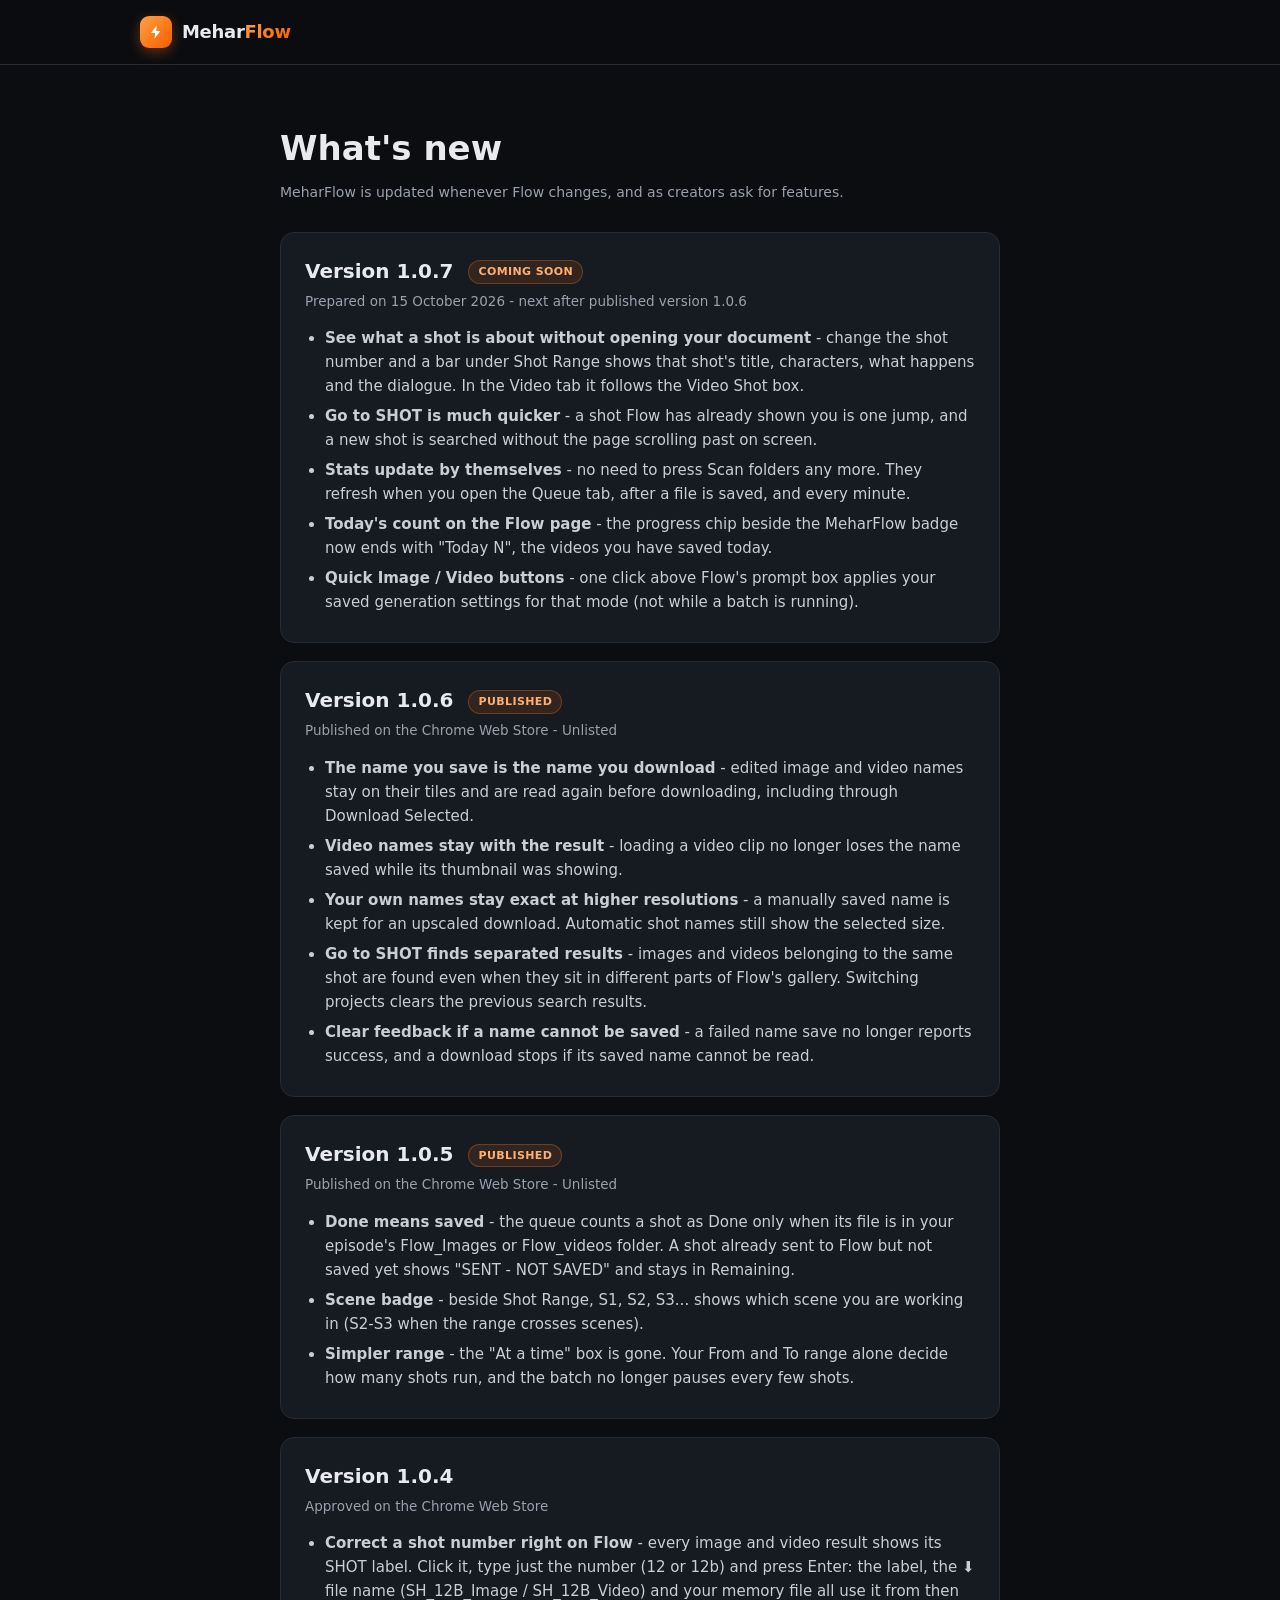
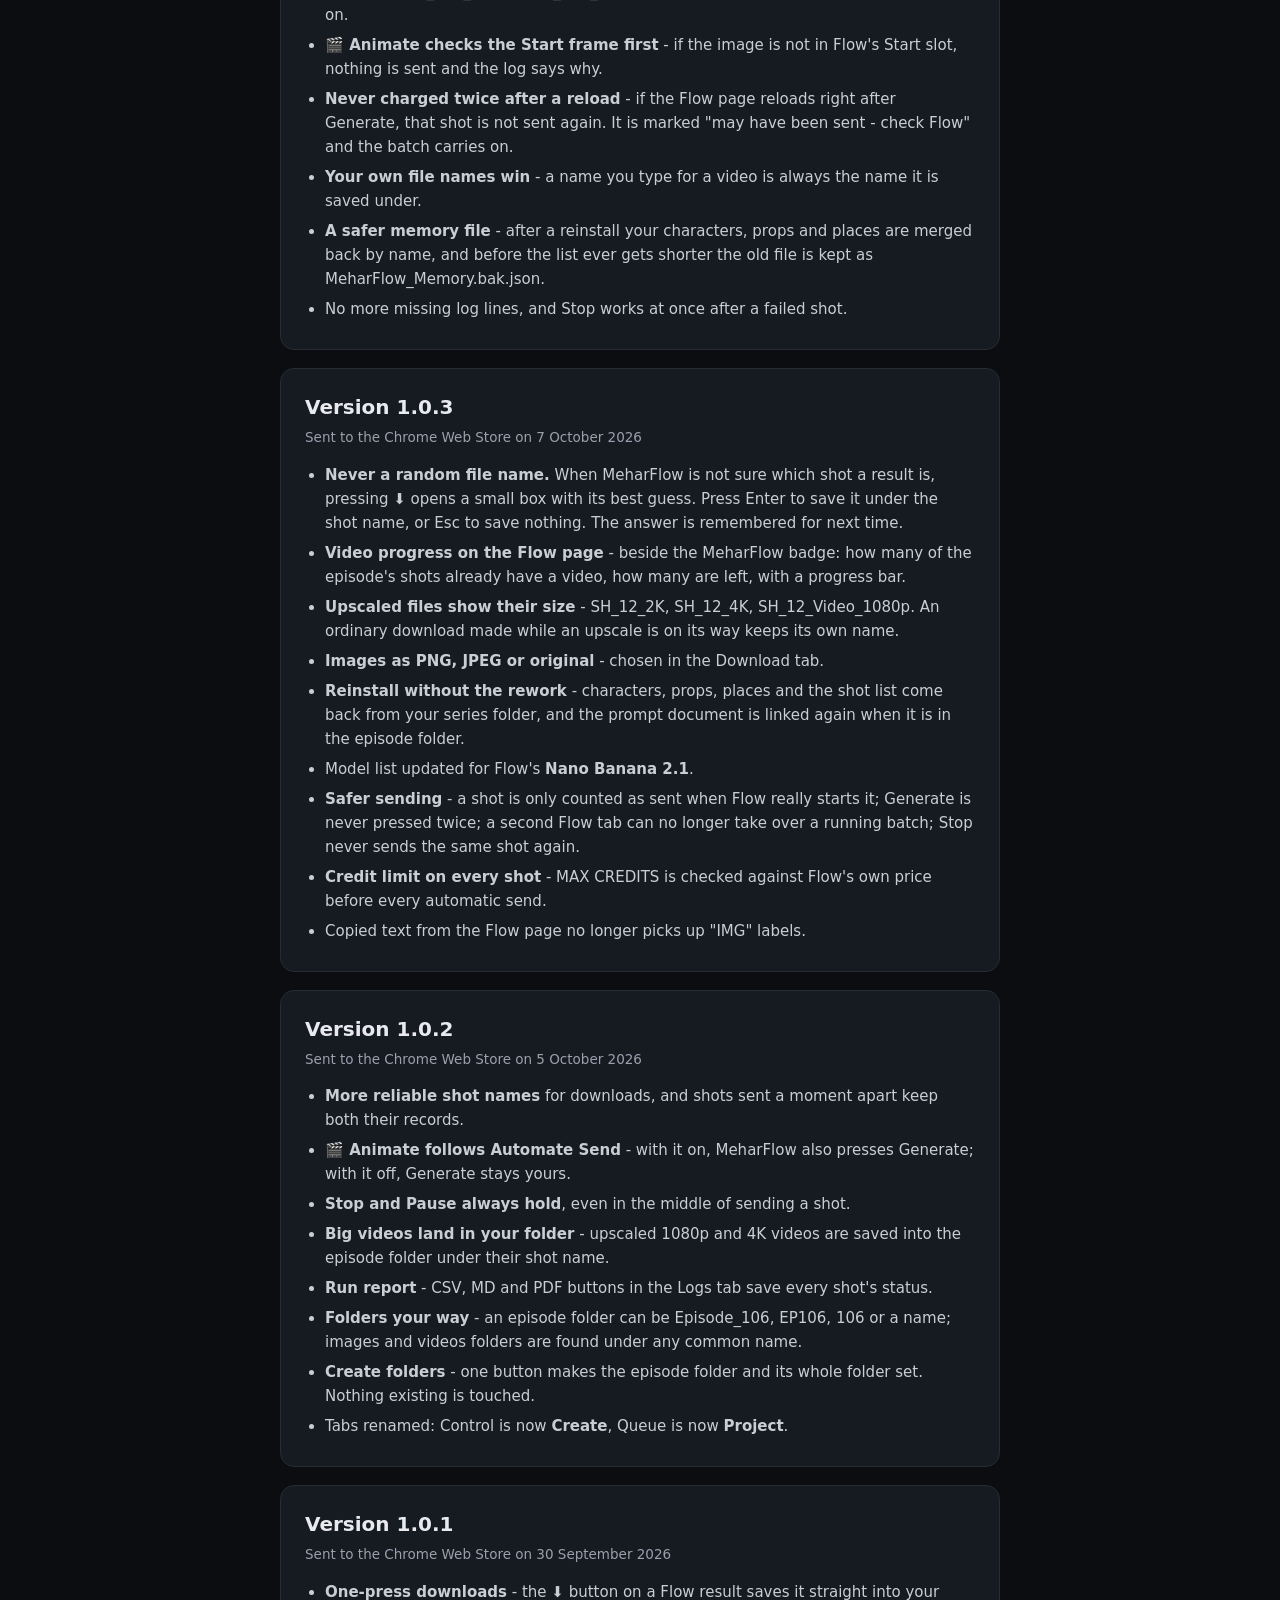
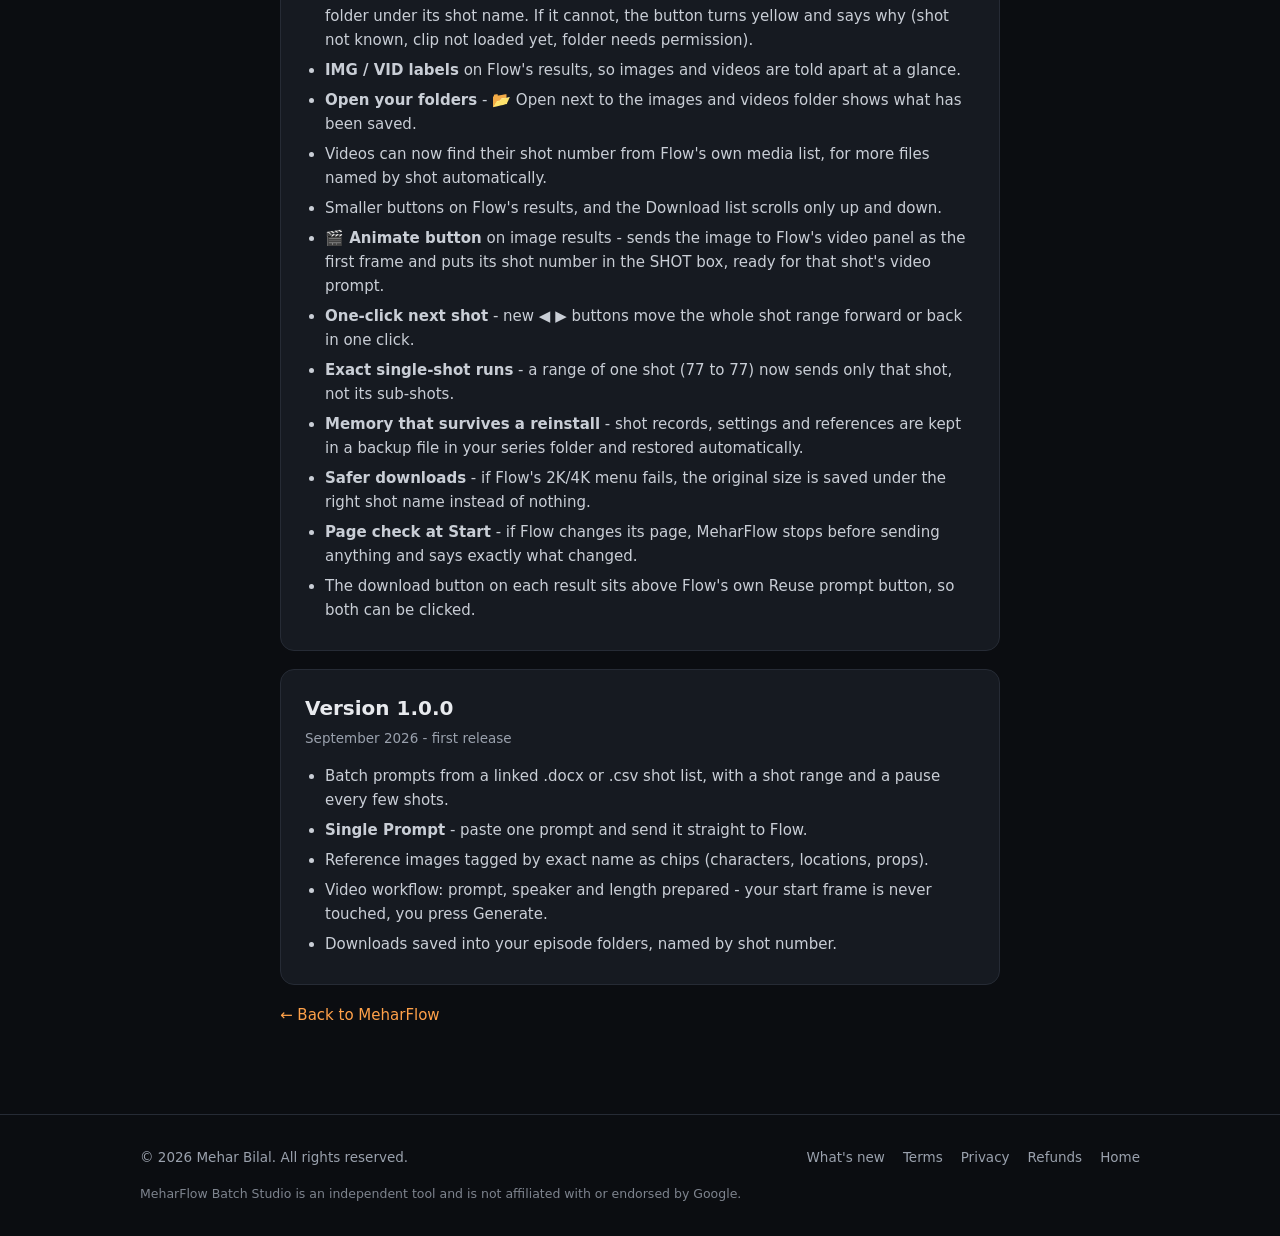
<file: changelog.html>
<!DOCTYPE html>
<!-- MeharFlow website - Copyright (c) 2026 Mehar Bilal. All rights reserved. -->
<html lang="en">
<head>
  <meta charset="UTF-8">
  <meta name="viewport" content="width=device-width, initial-scale=1.0">
  <title>What's New - MeharFlow</title>
  <meta name="description" content="Release notes for MeharFlow Batch Studio, the Chrome extension for batch prompting in Flow.">
  <link rel="icon" href="icon128.png">
  <link rel="stylesheet" href="style.css">
  <style>
    .release { background: var(--card); border: 1px solid var(--line); border-radius: var(--radius); padding: 22px 24px; margin: 0 0 18px; }
    .release h2 { margin: 0; font-size: 20px; text-align: left; }
    .release .when { color: var(--muted); font-size: 13.5px; margin: 4px 0 14px; }
    .release ul { margin: 0; padding-left: 20px; }
    .release li { margin: 6px 0; }
    .release .tag { display: inline-block; margin-left: 8px; padding: 2px 9px; border-radius: 999px; font-size: 11px; font-weight: 700; vertical-align: middle;
      color: #ffb070; background: rgba(255, 122, 26, 0.12); border: 1px solid rgba(255, 122, 26, 0.3); text-transform: uppercase; letter-spacing: 0.4px; }
  </style>
</head>
<body>
<header class="site"><div class="wrap">
  <a class="brand" href="index.html"><span class="logo"><svg width="16" height="16" viewBox="0 0 24 24" fill="#fff" aria-hidden="true"><path d="M13.2 2 4.5 13.6h6.1L9.8 22l8.7-11.6h-6.1z"/></svg></span><span>Mehar<span class="flow">Flow</span></span></a>
</div></header>

<main class="legal">
  <h1>What's new</h1>
  <div class="updated">MeharFlow is updated whenever Flow changes, and as creators ask for features.</div>

  <div class="release">
    <h2>Version 1.0.7 <span class="tag">Coming soon</span></h2>
    <div class="when">Prepared on 15 October 2026 - next after published version 1.0.6</div>
    <ul>
      <li><strong>See what a shot is about without opening your document</strong> - change the shot number and a bar under Shot Range shows that shot's title, characters, what happens and the dialogue. In the Video tab it follows the Video Shot box.</li>
      <li><strong>Go to SHOT is much quicker</strong> - a shot Flow has already shown you is one jump, and a new shot is searched without the page scrolling past on screen.</li>
      <li><strong>Stats update by themselves</strong> - no need to press Scan folders any more. They refresh when you open the Queue tab, after a file is saved, and every minute.</li>
      <li><strong>Today's count on the Flow page</strong> - the progress chip beside the MeharFlow badge now ends with "Today N", the videos you have saved today.</li>
      <li><strong>Quick Image / Video buttons</strong> - one click above Flow's prompt box applies your saved generation settings for that mode (not while a batch is running).</li>
    </ul>
  </div>

  <div class="release">
    <h2>Version 1.0.6 <span class="tag">Published</span></h2>
    <div class="when">Published on the Chrome Web Store - Unlisted</div>
    <ul>
      <li><strong>The name you save is the name you download</strong> - edited image and video names stay on their tiles and are read again before downloading, including through Download Selected.</li>
      <li><strong>Video names stay with the result</strong> - loading a video clip no longer loses the name saved while its thumbnail was showing.</li>
      <li><strong>Your own names stay exact at higher resolutions</strong> - a manually saved name is kept for an upscaled download. Automatic shot names still show the selected size.</li>
      <li><strong>Go to SHOT finds separated results</strong> - images and videos belonging to the same shot are found even when they sit in different parts of Flow's gallery. Switching projects clears the previous search results.</li>
      <li><strong>Clear feedback if a name cannot be saved</strong> - a failed name save no longer reports success, and a download stops if its saved name cannot be read.</li>
    </ul>
  </div>

  <div class="release">
    <h2>Version 1.0.5 <span class="tag">Published</span></h2>
    <div class="when">Published on the Chrome Web Store - Unlisted</div>
    <ul>
      <li><strong>Done means saved</strong> - the queue counts a shot as Done only when its file is in your episode's Flow_Images or Flow_videos folder. A shot already sent to Flow but not saved yet shows "SENT - NOT SAVED" and stays in Remaining.</li>
      <li><strong>Scene badge</strong> - beside Shot Range, S1, S2, S3... shows which scene you are working in (S2-S3 when the range crosses scenes).</li>
      <li><strong>Simpler range</strong> - the "At a time" box is gone. Your From and To range alone decide how many shots run, and the batch no longer pauses every few shots.</li>
    </ul>
  </div>

  <div class="release">
    <h2>Version 1.0.4</h2>
    <div class="when">Approved on the Chrome Web Store</div>
    <ul>
      <li><strong>Correct a shot number right on Flow</strong> - every image and video result shows its SHOT label. Click it, type just the number (12 or 12b) and press Enter: the label, the ⬇ file name (SH_12B_Image / SH_12B_Video) and your memory file all use it from then on.</li>
      <li><strong>🎬 Animate checks the Start frame first</strong> - if the image is not in Flow's Start slot, nothing is sent and the log says why.</li>
      <li><strong>Never charged twice after a reload</strong> - if the Flow page reloads right after Generate, that shot is not sent again. It is marked "may have been sent - check Flow" and the batch carries on.</li>
      <li><strong>Your own file names win</strong> - a name you type for a video is always the name it is saved under.</li>
      <li><strong>A safer memory file</strong> - after a reinstall your characters, props and places are merged back by name, and before the list ever gets shorter the old file is kept as MeharFlow_Memory.bak.json.</li>
      <li>No more missing log lines, and Stop works at once after a failed shot.</li>
    </ul>
  </div>

  <div class="release">
    <h2>Version 1.0.3</h2>
    <div class="when">Sent to the Chrome Web Store on 7 October 2026</div>
    <ul>
      <li><strong>Never a random file name.</strong> When MeharFlow is not sure which shot a result is, pressing ⬇ opens a small box with its best guess. Press Enter to save it under the shot name, or Esc to save nothing. The answer is remembered for next time.</li>
      <li><strong>Video progress on the Flow page</strong> - beside the MeharFlow badge: how many of the episode's shots already have a video, how many are left, with a progress bar.</li>
      <li><strong>Upscaled files show their size</strong> - SH_12_2K, SH_12_4K, SH_12_Video_1080p. An ordinary download made while an upscale is on its way keeps its own name.</li>
      <li><strong>Images as PNG, JPEG or original</strong> - chosen in the Download tab.</li>
      <li><strong>Reinstall without the rework</strong> - characters, props, places and the shot list come back from your series folder, and the prompt document is linked again when it is in the episode folder.</li>
      <li>Model list updated for Flow's <strong>Nano Banana 2.1</strong>.</li>
      <li><strong>Safer sending</strong> - a shot is only counted as sent when Flow really starts it; Generate is never pressed twice; a second Flow tab can no longer take over a running batch; Stop never sends the same shot again.</li>
      <li><strong>Credit limit on every shot</strong> - MAX CREDITS is checked against Flow's own price before every automatic send.</li>
      <li>Copied text from the Flow page no longer picks up "IMG" labels.</li>
    </ul>
  </div>

  <div class="release">
    <h2>Version 1.0.2</h2>
    <div class="when">Sent to the Chrome Web Store on 5 October 2026</div>
    <ul>
      <li><strong>More reliable shot names</strong> for downloads, and shots sent a moment apart keep both their records.</li>
      <li><strong>🎬 Animate follows Automate Send</strong> - with it on, MeharFlow also presses Generate; with it off, Generate stays yours.</li>
      <li><strong>Stop and Pause always hold</strong>, even in the middle of sending a shot.</li>
      <li><strong>Big videos land in your folder</strong> - upscaled 1080p and 4K videos are saved into the episode folder under their shot name.</li>
      <li><strong>Run report</strong> - CSV, MD and PDF buttons in the Logs tab save every shot's status.</li>
      <li><strong>Folders your way</strong> - an episode folder can be Episode_106, EP106, 106 or a name; images and videos folders are found under any common name.</li>
      <li><strong>Create folders</strong> - one button makes the episode folder and its whole folder set. Nothing existing is touched.</li>
      <li>Tabs renamed: Control is now <strong>Create</strong>, Queue is now <strong>Project</strong>.</li>
    </ul>
  </div>

  <div class="release">
    <h2>Version 1.0.1</h2>
    <div class="when">Sent to the Chrome Web Store on 30 September 2026</div>
    <ul>
      <li><strong>One-press downloads</strong> - the ⬇ button on a Flow result saves it straight into your folder under its shot name. If it cannot, the button turns yellow and says why (shot not known, clip not loaded yet, folder needs permission).</li>
      <li><strong>IMG / VID labels</strong> on Flow's results, so images and videos are told apart at a glance.</li>
      <li><strong>Open your folders</strong> - 📂 Open next to the images and videos folder shows what has been saved.</li>
      <li>Videos can now find their shot number from Flow's own media list, for more files named by shot automatically.</li>
      <li>Smaller buttons on Flow's results, and the Download list scrolls only up and down.</li>
      <li><strong>🎬 Animate button</strong> on image results - sends the image to Flow's video panel as the first frame and puts its shot number in the SHOT box, ready for that shot's video prompt.</li>
      <li><strong>One-click next shot</strong> - new ◀ ▶ buttons move the whole shot range forward or back in one click.</li>
      <li><strong>Exact single-shot runs</strong> - a range of one shot (77 to 77) now sends only that shot, not its sub-shots.</li>
      <li><strong>Memory that survives a reinstall</strong> - shot records, settings and references are kept in a backup file in your series folder and restored automatically.</li>
      <li><strong>Safer downloads</strong> - if Flow's 2K/4K menu fails, the original size is saved under the right shot name instead of nothing.</li>
      <li><strong>Page check at Start</strong> - if Flow changes its page, MeharFlow stops before sending anything and says exactly what changed.</li>
      <li>The download button on each result sits above Flow's own Reuse prompt button, so both can be clicked.</li>
    </ul>
  </div>

  <div class="release">
    <h2>Version 1.0.0</h2>
    <div class="when">September 2026 - first release</div>
    <ul>
      <li>Batch prompts from a linked .docx or .csv shot list, with a shot range and a pause every few shots.</li>
      <li><strong>Single Prompt</strong> - paste one prompt and send it straight to Flow.</li>
      <li>Reference images tagged by exact name as chips (characters, locations, props).</li>
      <li>Video workflow: prompt, speaker and length prepared - your start frame is never touched, you press Generate.</li>
      <li>Downloads saved into your episode folders, named by shot number.</li>
    </ul>
  </div>

  <p><a href="index.html">← Back to MeharFlow</a></p>
</main>

<footer class="site"><div class="wrap">
  <span>© 2026 Mehar Bilal. All rights reserved.</span>
  <nav><a href="changelog.html">What's new</a><a href="terms.html">Terms</a><a href="privacy.html">Privacy</a><a href="refund.html">Refunds</a><a href="index.html">Home</a></nav>
  <span class="note">MeharFlow Batch Studio is an independent tool and is not affiliated with or endorsed by Google.</span>
</div></footer>
</body>
</html>
</file>
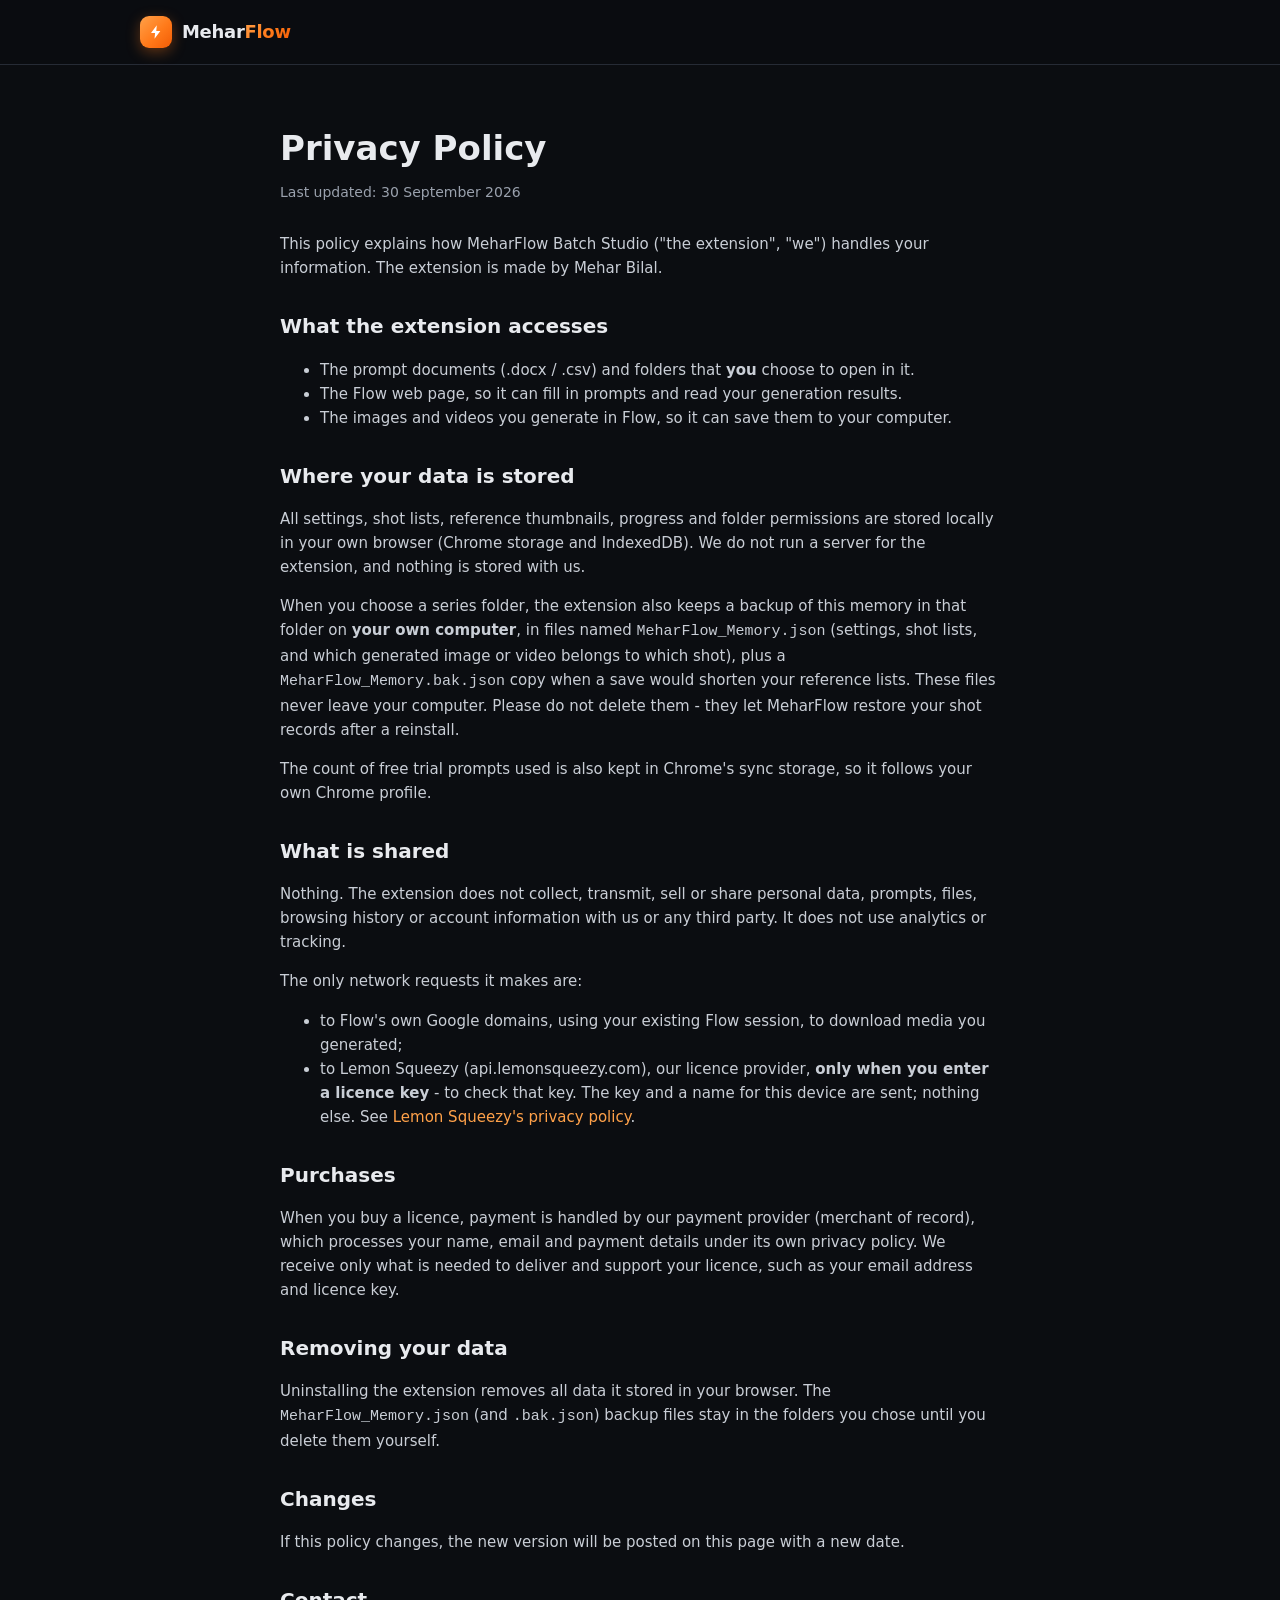
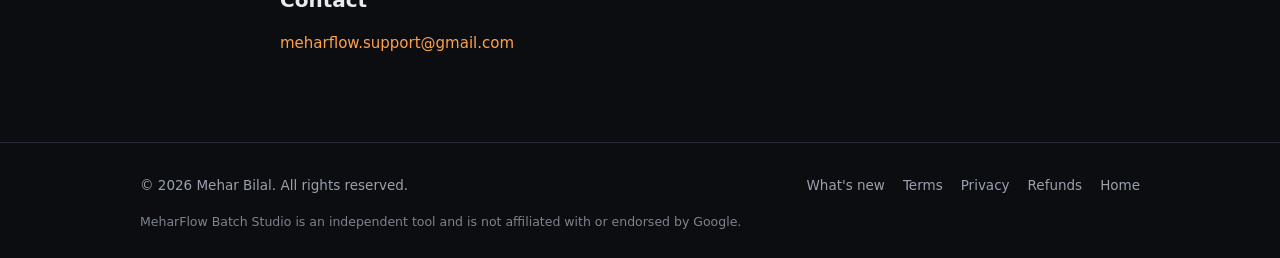
<file: privacy.html>
<!DOCTYPE html>
<!-- MeharFlow website - Copyright (c) 2026 Mehar Bilal. All rights reserved. -->
<html lang="en">
<head>
  <meta charset="UTF-8">
  <meta name="viewport" content="width=device-width, initial-scale=1.0">
  <title>Privacy Policy - MeharFlow</title>
  <link rel="icon" href="icon128.png">
  <link rel="stylesheet" href="style.css">
</head>
<body>
<header class="site"><div class="wrap">
  <a class="brand" href="index.html"><span class="logo"><svg width="16" height="16" viewBox="0 0 24 24" fill="#fff" aria-hidden="true"><path d="M13.2 2 4.5 13.6h6.1L9.8 22l8.7-11.6h-6.1z"/></svg></span><span>Mehar<span class="flow">Flow</span></span></a>
</div></header>

<main class="legal">
  <h1>Privacy Policy</h1>
  <div class="updated">Last updated: 30 September 2026</div>

  <p>This policy explains how MeharFlow Batch Studio ("the extension", "we") handles your information. The extension is made by Mehar Bilal.</p>

  <h2>What the extension accesses</h2>
  <ul>
    <li>The prompt documents (.docx / .csv) and folders that <strong>you</strong> choose to open in it.</li>
    <li>The Flow web page, so it can fill in prompts and read your generation results.</li>
    <li>The images and videos you generate in Flow, so it can save them to your computer.</li>
  </ul>

  <h2>Where your data is stored</h2>
  <p>All settings, shot lists, reference thumbnails, progress and folder permissions are stored locally in your own browser (Chrome storage and IndexedDB). We do not run a server for the extension, and nothing is stored with us.</p>
  <p>When you choose a series folder, the extension also keeps a backup of this memory in that folder on <strong>your own computer</strong>, in files named <code>MeharFlow_Memory.json</code> (settings, shot lists, and which generated image or video belongs to which shot), plus a <code>MeharFlow_Memory.bak.json</code> copy when a save would shorten your reference lists. These files never leave your computer. Please do not delete them - they let MeharFlow restore your shot records after a reinstall.</p>
  <p>The count of free trial prompts used is also kept in Chrome's sync storage, so it follows your own Chrome profile.</p>

  <h2>What is shared</h2>
  <p>Nothing. The extension does not collect, transmit, sell or share personal data, prompts, files, browsing history or account information with us or any third party. It does not use analytics or tracking.</p>
  <p>The only network requests it makes are:</p>
  <ul>
    <li>to Flow's own Google domains, using your existing Flow session, to download media you generated;</li>
    <li>to Lemon Squeezy (api.lemonsqueezy.com), our licence provider, <strong>only when you enter a licence key</strong> - to check that key. The key and a name for this device are sent; nothing else. See <a href="https://www.lemonsqueezy.com/privacy">Lemon Squeezy's privacy policy</a>.</li>
  </ul>

  <h2>Purchases</h2>
  <p>When you buy a licence, payment is handled by our payment provider (merchant of record), which processes your name, email and payment details under its own privacy policy. We receive only what is needed to deliver and support your licence, such as your email address and licence key.</p>

  <h2>Removing your data</h2>
  <p>Uninstalling the extension removes all data it stored in your browser. The <code>MeharFlow_Memory.json</code> (and <code>.bak.json</code>) backup files stay in the folders you chose until you delete them yourself.</p>

  <h2>Changes</h2>
  <p>If this policy changes, the new version will be posted on this page with a new date.</p>

  <h2>Contact</h2>
  <p><a href="mailto:meharflow.support@gmail.com">meharflow.support@gmail.com</a></p>
</main>

<footer class="site"><div class="wrap">
  <span>© 2026 Mehar Bilal. All rights reserved.</span>
  <nav><a href="changelog.html">What's new</a><a href="terms.html">Terms</a><a href="privacy.html">Privacy</a><a href="refund.html">Refunds</a><a href="index.html">Home</a></nav>
  <span class="note">MeharFlow Batch Studio is an independent tool and is not affiliated with or endorsed by Google.</span>
</div></footer>
</body>
</html>
</file>
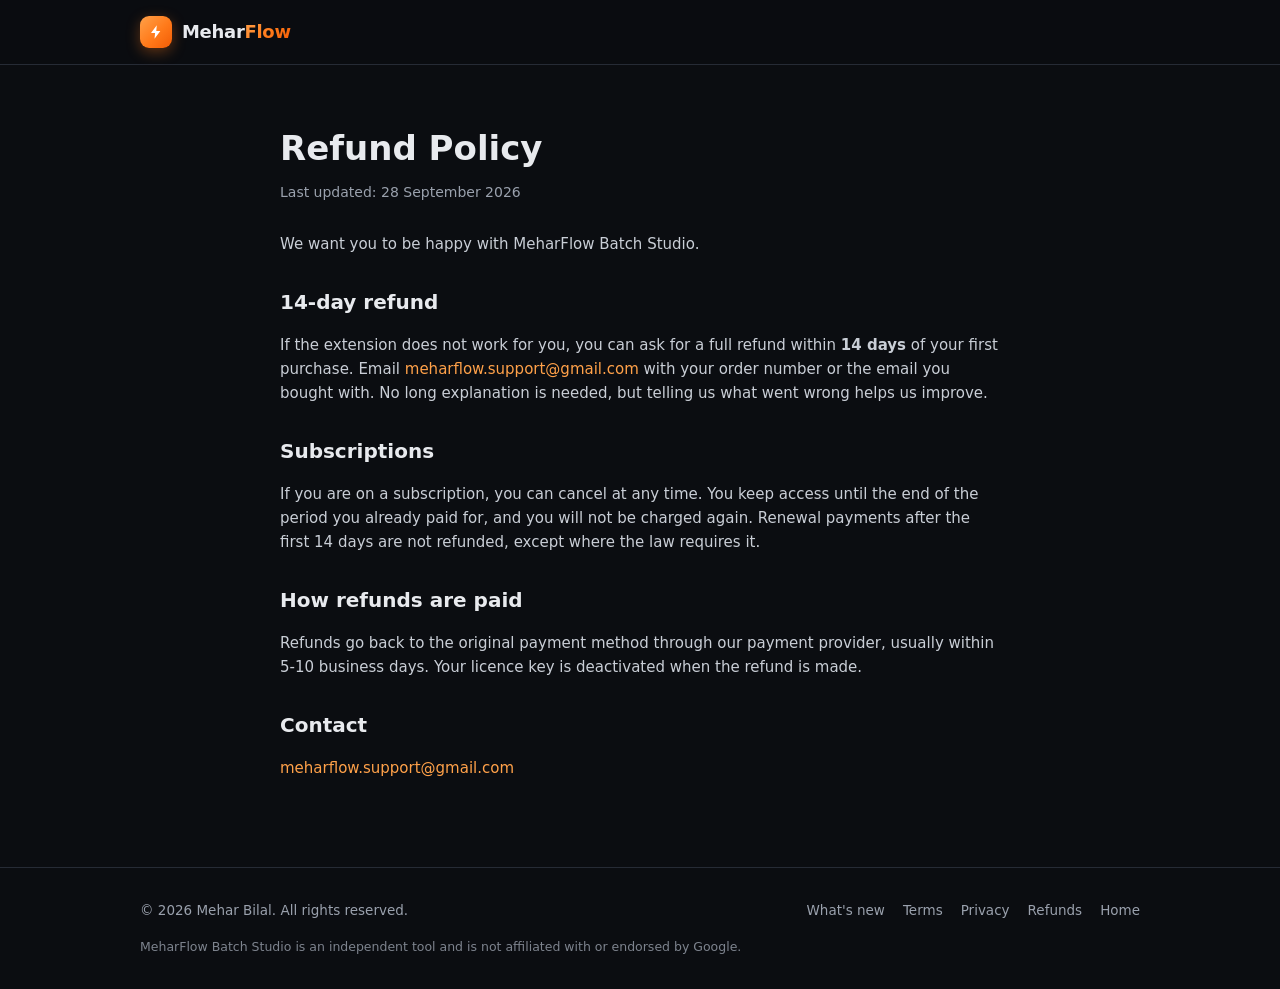
<file: refund.html>
<!DOCTYPE html>
<!-- MeharFlow website - Copyright (c) 2026 Mehar Bilal. All rights reserved. -->
<html lang="en">
<head>
  <meta charset="UTF-8">
  <meta name="viewport" content="width=device-width, initial-scale=1.0">
  <title>Refund Policy - MeharFlow</title>
  <link rel="icon" href="icon128.png">
  <link rel="stylesheet" href="style.css">
</head>
<body>
<header class="site"><div class="wrap">
  <a class="brand" href="index.html"><span class="logo"><svg width="16" height="16" viewBox="0 0 24 24" fill="#fff" aria-hidden="true"><path d="M13.2 2 4.5 13.6h6.1L9.8 22l8.7-11.6h-6.1z"/></svg></span><span>Mehar<span class="flow">Flow</span></span></a>
</div></header>

<main class="legal">
  <h1>Refund Policy</h1>
  <div class="updated">Last updated: 28 September 2026</div>

  <p>We want you to be happy with MeharFlow Batch Studio.</p>

  <h2>14-day refund</h2>
  <p>If the extension does not work for you, you can ask for a full refund within <strong>14 days</strong> of your first purchase. Email <a href="mailto:meharflow.support@gmail.com">meharflow.support@gmail.com</a> with your order number or the email you bought with. No long explanation is needed, but telling us what went wrong helps us improve.</p>

  <h2>Subscriptions</h2>
  <p>If you are on a subscription, you can cancel at any time. You keep access until the end of the period you already paid for, and you will not be charged again. Renewal payments after the first 14 days are not refunded, except where the law requires it.</p>

  <h2>How refunds are paid</h2>
  <p>Refunds go back to the original payment method through our payment provider, usually within 5-10 business days. Your licence key is deactivated when the refund is made.</p>

  <h2>Contact</h2>
  <p><a href="mailto:meharflow.support@gmail.com">meharflow.support@gmail.com</a></p>
</main>

<footer class="site"><div class="wrap">
  <span>© 2026 Mehar Bilal. All rights reserved.</span>
  <nav><a href="changelog.html">What's new</a><a href="terms.html">Terms</a><a href="privacy.html">Privacy</a><a href="refund.html">Refunds</a><a href="index.html">Home</a></nav>
  <span class="note">MeharFlow Batch Studio is an independent tool and is not affiliated with or endorsed by Google.</span>
</div></footer>
</body>
</html>
</file>
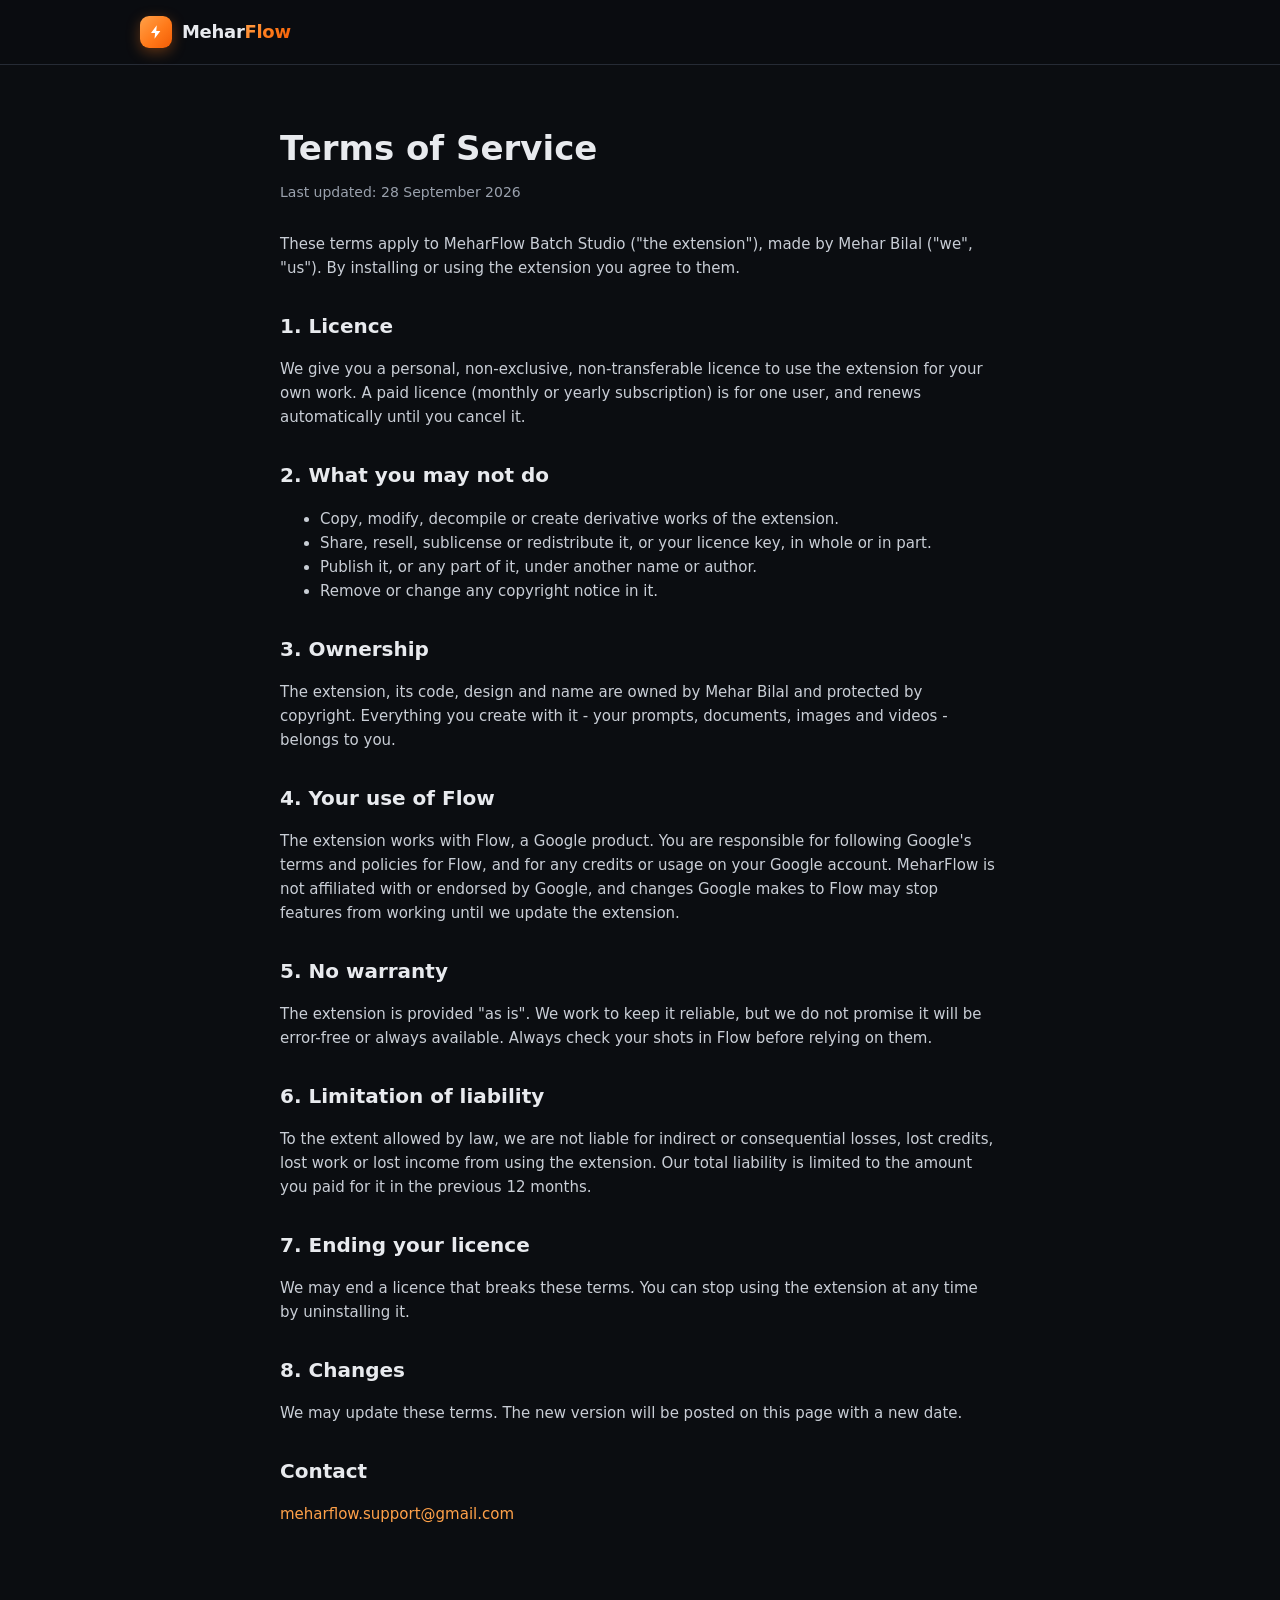
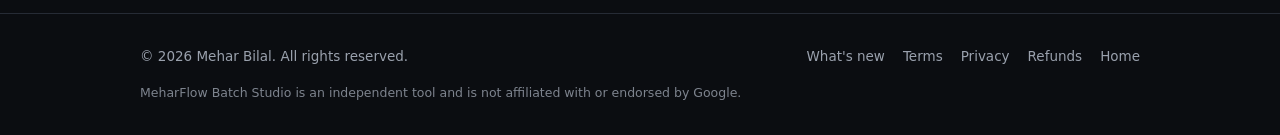
<file: terms.html>
<!DOCTYPE html>
<!-- MeharFlow website - Copyright (c) 2026 Mehar Bilal. All rights reserved. -->
<html lang="en">
<head>
  <meta charset="UTF-8">
  <meta name="viewport" content="width=device-width, initial-scale=1.0">
  <title>Terms of Service - MeharFlow</title>
  <link rel="icon" href="icon128.png">
  <link rel="stylesheet" href="style.css">
</head>
<body>
<header class="site"><div class="wrap">
  <a class="brand" href="index.html"><span class="logo"><svg width="16" height="16" viewBox="0 0 24 24" fill="#fff" aria-hidden="true"><path d="M13.2 2 4.5 13.6h6.1L9.8 22l8.7-11.6h-6.1z"/></svg></span><span>Mehar<span class="flow">Flow</span></span></a>
</div></header>

<main class="legal">
  <h1>Terms of Service</h1>
  <div class="updated">Last updated: 28 September 2026</div>

  <p>These terms apply to MeharFlow Batch Studio ("the extension"), made by Mehar Bilal ("we", "us"). By installing or using the extension you agree to them.</p>

  <h2>1. Licence</h2>
  <p>We give you a personal, non-exclusive, non-transferable licence to use the extension for your own work. A paid licence (monthly or yearly subscription) is for one user, and renews automatically until you cancel it.</p>

  <h2>2. What you may not do</h2>
  <ul>
    <li>Copy, modify, decompile or create derivative works of the extension.</li>
    <li>Share, resell, sublicense or redistribute it, or your licence key, in whole or in part.</li>
    <li>Publish it, or any part of it, under another name or author.</li>
    <li>Remove or change any copyright notice in it.</li>
  </ul>

  <h2>3. Ownership</h2>
  <p>The extension, its code, design and name are owned by Mehar Bilal and protected by copyright. Everything you create with it - your prompts, documents, images and videos - belongs to you.</p>

  <h2>4. Your use of Flow</h2>
  <p>The extension works with Flow, a Google product. You are responsible for following Google's terms and policies for Flow, and for any credits or usage on your Google account. MeharFlow is not affiliated with or endorsed by Google, and changes Google makes to Flow may stop features from working until we update the extension.</p>

  <h2>5. No warranty</h2>
  <p>The extension is provided "as is". We work to keep it reliable, but we do not promise it will be error-free or always available. Always check your shots in Flow before relying on them.</p>

  <h2>6. Limitation of liability</h2>
  <p>To the extent allowed by law, we are not liable for indirect or consequential losses, lost credits, lost work or lost income from using the extension. Our total liability is limited to the amount you paid for it in the previous 12 months.</p>

  <h2>7. Ending your licence</h2>
  <p>We may end a licence that breaks these terms. You can stop using the extension at any time by uninstalling it.</p>

  <h2>8. Changes</h2>
  <p>We may update these terms. The new version will be posted on this page with a new date.</p>

  <h2>Contact</h2>
  <p><a href="mailto:meharflow.support@gmail.com">meharflow.support@gmail.com</a></p>
</main>

<footer class="site"><div class="wrap">
  <span>© 2026 Mehar Bilal. All rights reserved.</span>
  <nav><a href="changelog.html">What's new</a><a href="terms.html">Terms</a><a href="privacy.html">Privacy</a><a href="refund.html">Refunds</a><a href="index.html">Home</a></nav>
  <span class="note">MeharFlow Batch Studio is an independent tool and is not affiliated with or endorsed by Google.</span>
</div></footer>
</body>
</html>
</file>
<file: style.css>
/* MeharFlow website - Copyright (c) 2026 Mehar Bilal. All rights reserved. */
:root {
  --bg: #0b0d11;
  --bg-2: #12151b;
  --card: #161a21;
  --line: #262b35;
  --text: #e8eaee;
  --muted: #9aa1ad;
  --accent: #ff7a1a;
  --accent-2: #ffa149;
  --grad: linear-gradient(135deg, #ffa149 0%, #ff7a1a 55%, #f25c05 100%);
  --radius: 14px;
}

* { box-sizing: border-box; }
html { scroll-behavior: smooth; }
body {
  margin: 0;
  background: var(--bg);
  color: var(--text);
  font-family: Inter, "Segoe UI", Roboto, system-ui, sans-serif;
  line-height: 1.6;
  -webkit-font-smoothing: antialiased;
}
a { color: var(--accent-2); text-decoration: none; }
a:hover { text-decoration: underline; }

.wrap { max-width: 1040px; margin: 0 auto; padding: 0 20px; }

/* Header */
header.site {
  position: sticky; top: 0; z-index: 10;
  background: rgba(11, 13, 17, 0.85);
  backdrop-filter: blur(10px);
  border-bottom: 1px solid var(--line);
}
header.site .wrap { display: flex; align-items: center; justify-content: space-between; height: 64px; gap: 16px; }
.brand { display: flex; align-items: center; gap: 10px; color: var(--text); font-weight: 800; font-size: 18px; letter-spacing: -0.3px; }
.brand:hover { text-decoration: none; }
.brand .logo {
  width: 32px; height: 32px; border-radius: 9px; display: grid; place-items: center;
  background: var(--grad); box-shadow: 0 4px 14px rgba(255, 122, 26, 0.35);
}
.brand .flow { background: var(--grad); -webkit-background-clip: text; background-clip: text; color: transparent; }
nav.links { display: flex; gap: 22px; font-size: 14px; }
nav.links a { color: var(--muted); }
nav.links a:hover { color: var(--text); text-decoration: none; }

/* Buttons */
.btn {
  display: inline-block; padding: 12px 22px; border-radius: 10px; font-weight: 700; font-size: 15px;
  background: var(--grad); color: #fff; box-shadow: 0 6px 20px rgba(255, 122, 26, 0.35);
}
.btn:hover { text-decoration: none; filter: brightness(1.06); }
.btn.ghost { background: transparent; color: var(--text); border: 1px solid var(--line); box-shadow: none; }

/* Hero */
.hero { padding: 88px 0 64px; text-align: center; }
.badge {
  display: inline-block; padding: 5px 12px; border-radius: 999px; font-size: 12px; font-weight: 700;
  color: #ffb070; background: rgba(255, 122, 26, 0.12); border: 1px solid rgba(255, 122, 26, 0.3);
  letter-spacing: 0.4px; text-transform: uppercase;
}
.hero h1 { font-size: clamp(34px, 6vw, 56px); line-height: 1.1; margin: 20px 0 16px; letter-spacing: -1px; }
.hero h1 .flow { background: var(--grad); -webkit-background-clip: text; background-clip: text; color: transparent; }
.hero p.lead { font-size: clamp(16px, 2.2vw, 19px); color: var(--muted); max-width: 680px; margin: 0 auto 32px; }
.hero .cta { display: flex; gap: 12px; justify-content: center; flex-wrap: wrap; }

/* Sections */
section { padding: 64px 0; border-top: 1px solid var(--line); }
section h2 { font-size: clamp(26px, 4vw, 34px); margin: 0 0 10px; letter-spacing: -0.5px; text-align: center; }
section p.sub { color: var(--muted); text-align: center; max-width: 620px; margin: 0 auto 40px; }

.grid { display: grid; grid-template-columns: repeat(auto-fit, minmax(240px, 1fr)); gap: 16px; }
.card { background: var(--card); border: 1px solid var(--line); border-radius: var(--radius); padding: 22px; }
.card .ico { font-size: 22px; margin-bottom: 8px; }
.card h3 { margin: 0 0 6px; font-size: 17px; }
.card p { margin: 0; color: var(--muted); font-size: 14.5px; }

.steps { counter-reset: step; display: grid; gap: 14px; max-width: 720px; margin: 0 auto; }
.step { display: flex; gap: 16px; align-items: flex-start; background: var(--card); border: 1px solid var(--line); border-radius: var(--radius); padding: 18px 20px; }
.step::before {
  counter-increment: step; content: counter(step);
  flex: 0 0 32px; height: 32px; border-radius: 50%; display: grid; place-items: center;
  background: var(--grad); color: #fff; font-weight: 800;
}
.step h3 { margin: 2px 0 4px; font-size: 16px; }
.step p { margin: 0; color: var(--muted); font-size: 14.5px; }

.shot {
  max-width: 900px; margin: 0 auto; aspect-ratio: 16 / 10; border-radius: var(--radius);
  border: 1px dashed var(--line); background: var(--bg-2);
  display: grid; place-items: center; color: var(--muted); font-size: 14px; overflow: hidden;
}
.shot img { width: 100%; height: 100%; object-fit: cover; display: block; }

.price-grid { display: grid; grid-template-columns: repeat(auto-fit, minmax(280px, 1fr)); gap: 18px; max-width: 760px; margin: 0 auto; }
.price-card { max-width: 440px; width: 100%; margin: 0 auto; text-align: center; padding: 32px 26px; }
.price-card.featured { border-color: rgba(255, 122, 26, 0.55); box-shadow: 0 0 0 1px rgba(255, 122, 26, 0.25), 0 12px 40px rgba(255, 122, 26, 0.12); }
.price-card .per { font-size: 16px; font-weight: 600; color: var(--muted); margin-left: 4px; }
.price-card .price { font-size: 38px; font-weight: 800; margin: 6px 0; }
.price-card ul { list-style: none; padding: 0; margin: 20px 0 26px; text-align: left; }
.price-card li { padding: 7px 0; border-bottom: 1px solid var(--line); color: var(--muted); font-size: 14.5px; }
.price-card li::before { content: "✓"; color: var(--accent); font-weight: 800; margin-right: 10px; }

.faq { max-width: 720px; margin: 0 auto; }
.faq details { background: var(--card); border: 1px solid var(--line); border-radius: 12px; padding: 14px 18px; margin-bottom: 10px; }
.faq summary { cursor: pointer; font-weight: 700; }
.faq details p { color: var(--muted); margin: 10px 0 0; font-size: 14.5px; }

/* Legal pages */
.legal { max-width: 760px; margin: 0 auto; padding: 56px 20px 72px; }
.legal h1 { font-size: 34px; margin: 0 0 6px; }
.legal .updated { color: var(--muted); font-size: 14px; margin-bottom: 28px; }
.legal h2 { font-size: 20px; margin: 30px 0 8px; text-align: left; }
.legal p, .legal li { color: #c9ced6; font-size: 15px; }

/* Footer */
footer.site { border-top: 1px solid var(--line); padding: 32px 0; color: var(--muted); font-size: 13.5px; }
footer.site .wrap { display: flex; justify-content: space-between; gap: 16px; flex-wrap: wrap; }
footer.site nav { display: flex; gap: 18px; flex-wrap: wrap; }
footer.site a { color: var(--muted); }
footer.site .note { flex-basis: 100%; font-size: 12.5px; opacity: 0.8; }

@media (max-width: 640px) {
  nav.links { display: none; }
  .hero { padding: 64px 0 48px; }
  section { padding: 48px 0; }
}
</file>
